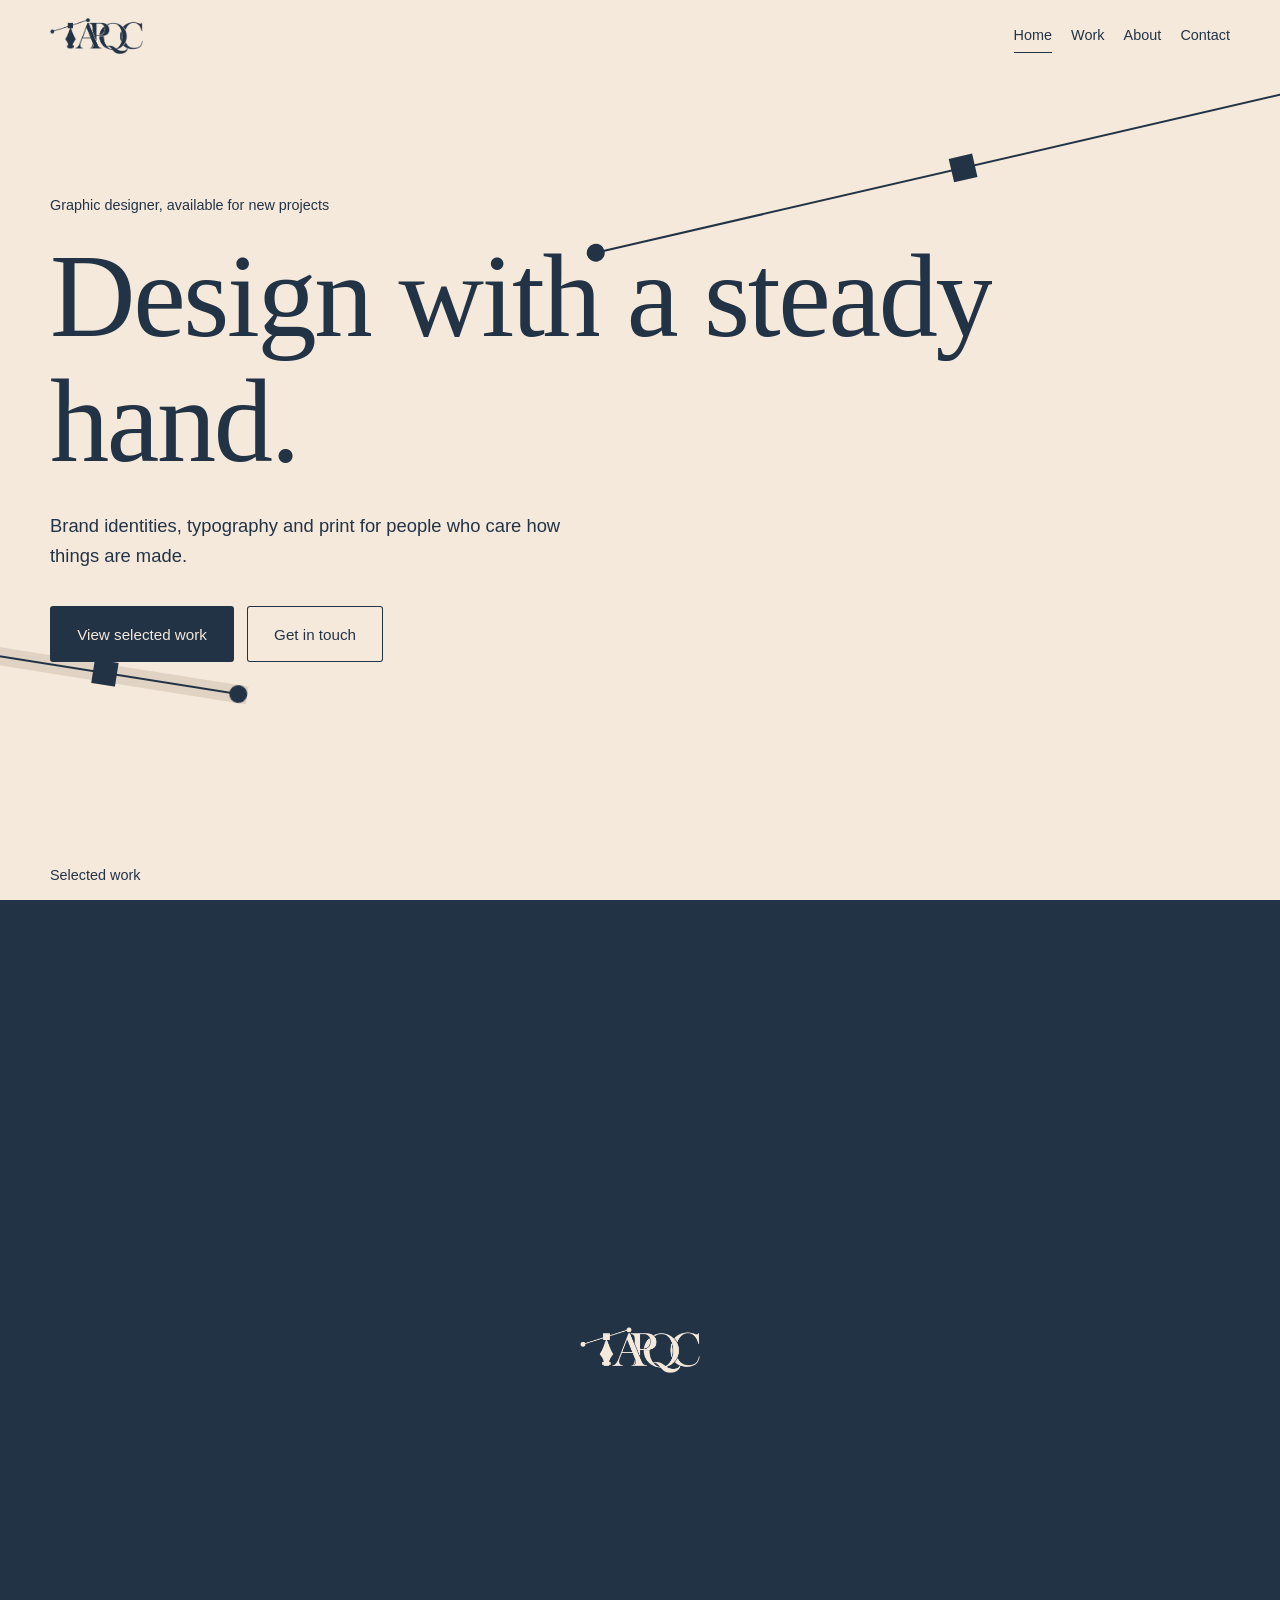
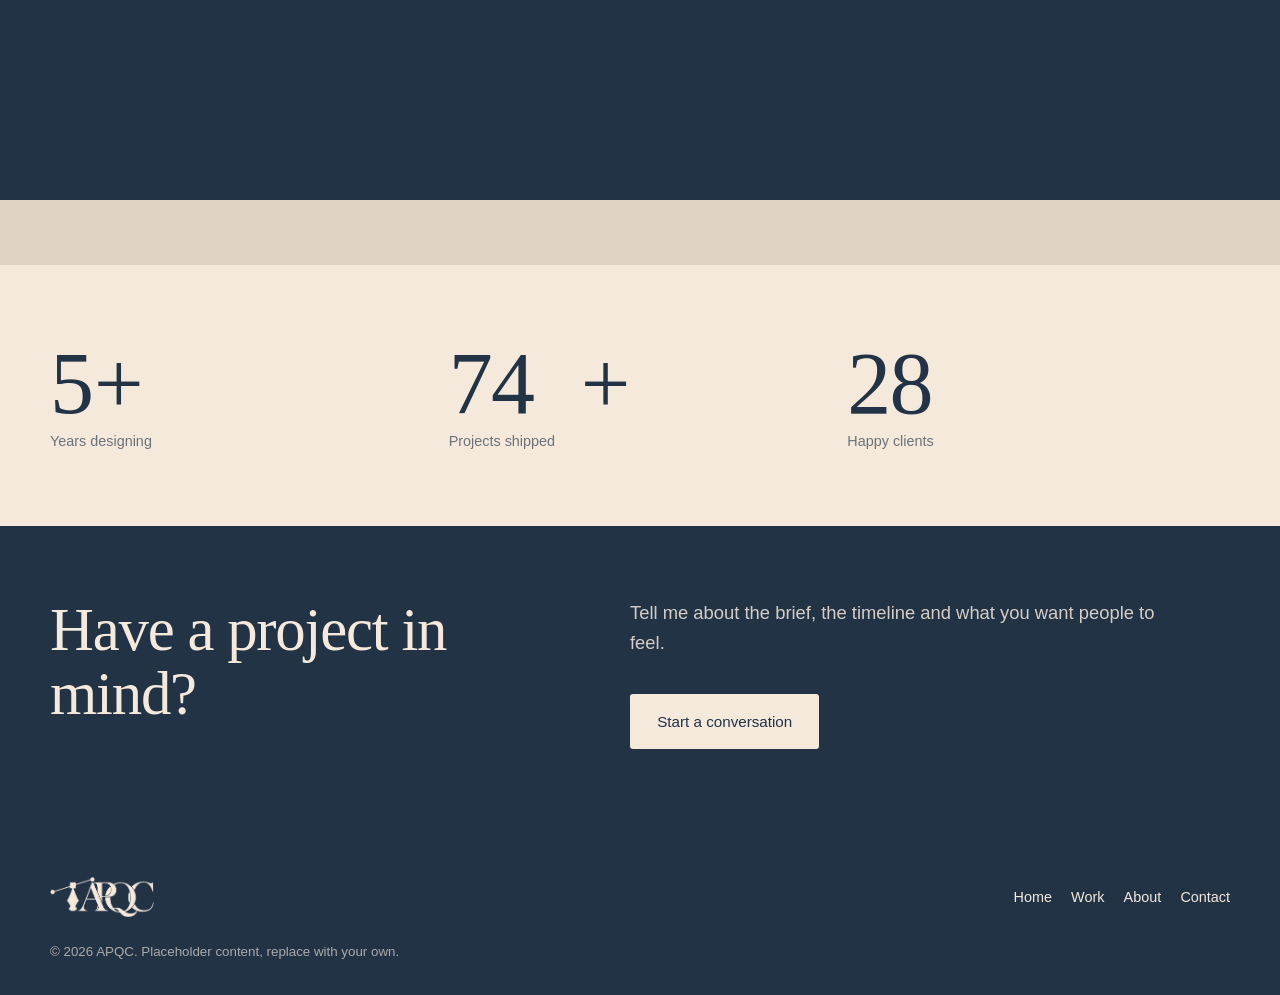
<file: index.html>
<!doctype html><html lang="en"><head><meta charset="utf-8"><meta name="viewport" content="width=device-width,initial-scale=1"><title>Graphic designer portfolio | APQC</title><meta name="description" content="Portfolio of a graphic designer: brand identity, typography, editorial and packaging."><link rel="icon" href="assets/logo-navy.png"><link rel="stylesheet" href="animations.css"><link rel="stylesheet" href="style.css"><script>var r=document.documentElement;r.classList.add('js');try{if(sessionStorage.getItem('wipe')){sessionStorage.removeItem('wipe');r.classList.add('arriving');setTimeout(function(){r.classList.remove('arriving')},2500)}}catch(e){}</script></head><body><div class="wipe" aria-hidden="true"><img src="assets/logo-cream.png" alt="" width="120" height="46"></div><i class="sentinel" aria-hidden="true"></i><header class="hdr"><div class="wrap"><a class="brand" href="index.html" aria-label="APQC, home"><img src="assets/logo-navy.png" alt="APQC" width="93" height="36"></a><nav class="nav" aria-label="Main"><a href="index.html" aria-current="page">Home</a><a href="work.html">Work</a><a href="about.html">About</a><a href="contact.html">Contact</a></nav></div></header><main><section class="hero "><div class="deco" data-parallax=".5" aria-hidden="true"><div class="pen "><i class="ln" data-load="line" style="--i:1"></i><i class="pt a" data-load="pop" style="--i:1"></i><i class="sq" data-load="pop" style="--i:3"></i><i class="pt b" data-load="pop" style="--i:4"></i></div></div><div class="deco" data-parallax=".3" aria-hidden="true"><div class="pen p2"><i class="ln" data-load="line" style="--i:3"></i><i class="pt a" data-load="pop" style="--i:3"></i><i class="sq" data-load="pop" style="--i:5"></i><i class="pt b" data-load="pop" style="--i:6"></i></div></div><div class="wrap"><p class="label" data-load>Graphic designer, available for new projects</p><h1 data-split>Design with a steady hand.</h1><p class="lead" data-load style="--i:5">Brand identities, typography and print for people who care how things are made.</p><div class="cta" data-load="pop" style="--i:6"><a class="btn" href="work.html">View selected work</a><a class="btn ghost" href="contact.html">Get in touch</a></div></div></section><section id="selected"><div class="wrap"><p class="label" data-reveal="up">Selected work</p><h2 data-reveal="up">Recent projects</h2><div class="grid g3" data-stagger="up"><a class="card" href="work.html"><div class="tilt"><div class="thumb"><div class="ph p1"><span>MV</span></div></div><h3>Maison Verre</h3><p class="meta">Brand identity</p></div></a><a class="card" href="work.html"><div class="tilt"><div class="thumb"><div class="ph p2"><span>S&amp;L</span></div></div><h3>Salt &amp; Ledger</h3><p class="meta">Packaging</p></div></a><a class="card" href="work.html"><div class="tilt"><div class="thumb"><div class="ph p3"><span>NJ</span></div></div><h3>Northlight Journal</h3><p class="meta">Editorial design</p></div></a></div></div></section><section class="alt"><div class="wrap split"><div><p class="label" data-reveal="left">Capabilities</p><h2 data-reveal="left">What I do</h2></div><ul class="list" data-stagger="right"><li>Brand identity</li><li>Typography and lettering</li><li>Editorial and print</li><li>Packaging</li><li>Digital and motion</li></ul></div></section><section><div class="wrap stats" data-stagger="up"><div><p class="num"><b data-count="8">8</b>+</p><p class="meta">Years designing</p></div><div><p class="num"><b data-count="120">120</b>+</p><p class="meta">Projects shipped</p></div><div><p class="num"><b data-count="45">45</b></p><p class="meta">Happy clients</p></div></div></section><section class="dark"><div class="wrap split"><h2 data-reveal="left">Have a project in mind?</h2><div data-reveal="right"><p class="lead" style="margin-top:0">Tell me about the brief, the timeline and what you want people to feel.</p><div class="cta"><a class="btn" href="contact.html">Start a conversation</a></div></div></div></section></main><footer class="ftr dark"><div class="wrap" data-reveal="up"><img src="assets/logo-cream.png" alt="APQC" width="104" height="40"><nav class="nav" aria-label="Footer"><a href="index.html">Home</a><a href="work.html">Work</a><a href="about.html">About</a><a href="contact.html">Contact</a></nav><small>© 2026 APQC. Placeholder content, replace with your own.</small></div></footer><script src="main.js" defer></script></body></html>
</file>
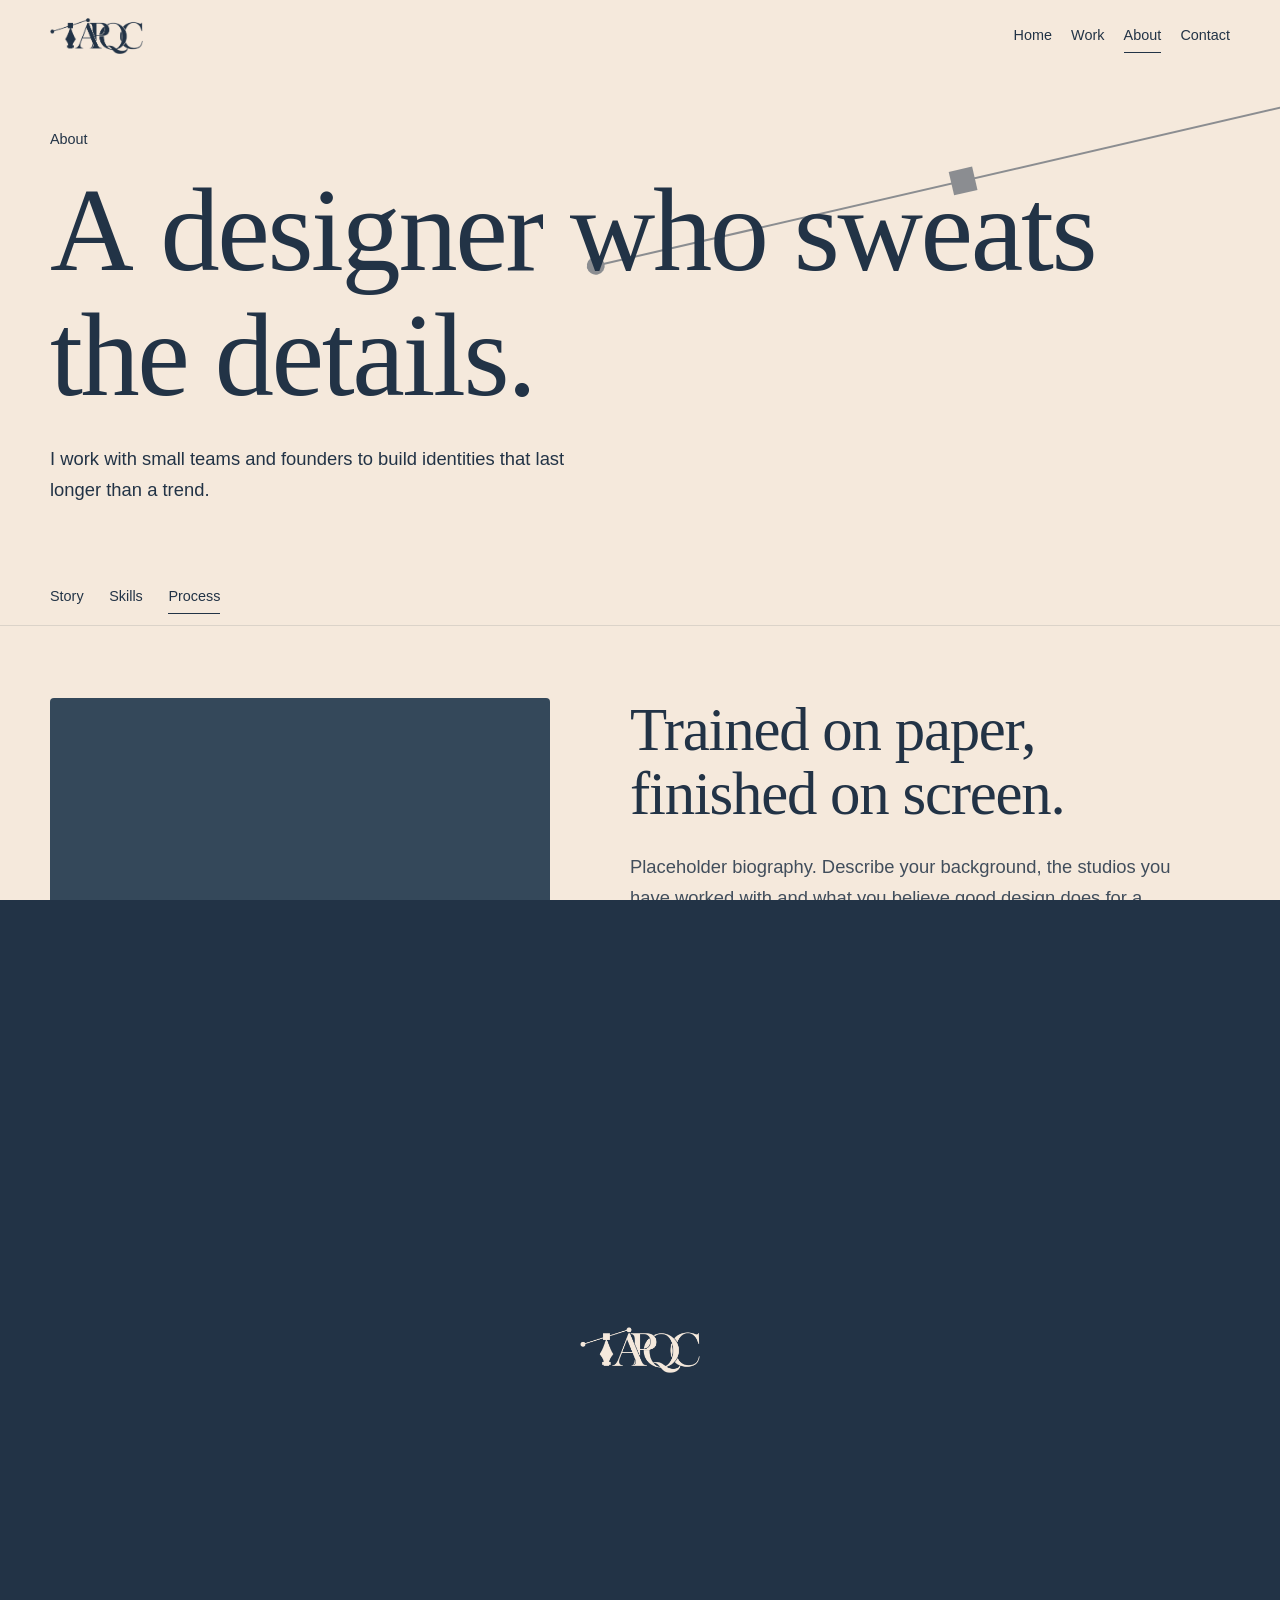
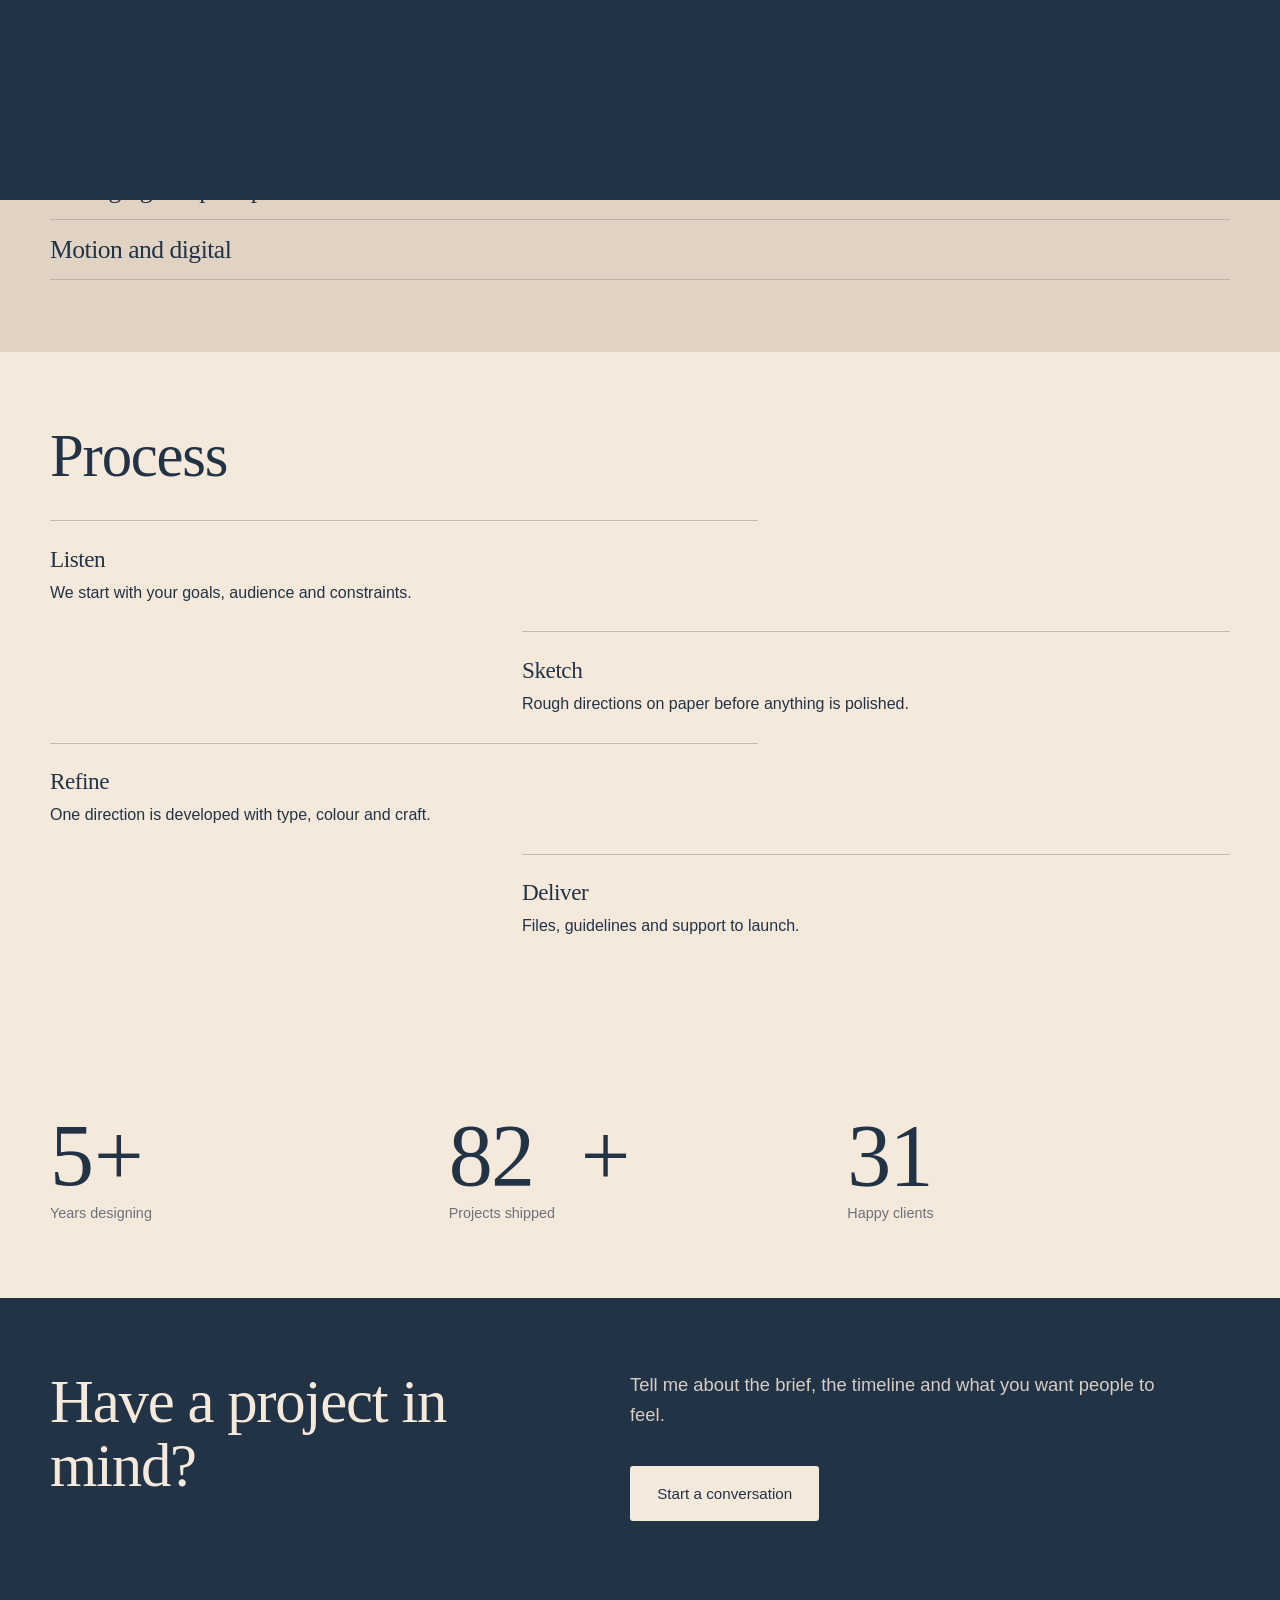
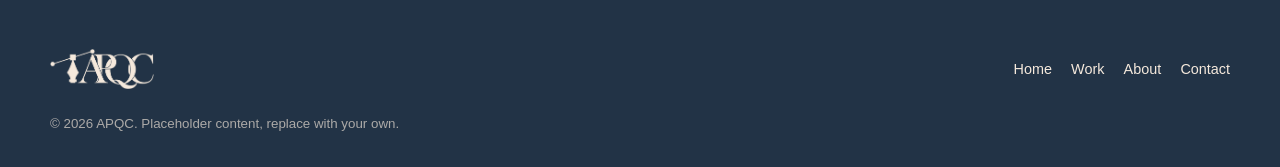
<file: about.html>
<!doctype html><html lang="en"><head><meta charset="utf-8"><meta name="viewport" content="width=device-width,initial-scale=1"><title>About | APQC</title><meta name="description" content="About a graphic designer: story, skills and process."><link rel="icon" href="assets/logo-navy.png"><link rel="stylesheet" href="animations.css"><link rel="stylesheet" href="style.css"><script>var r=document.documentElement;r.classList.add('js');try{if(sessionStorage.getItem('wipe')){sessionStorage.removeItem('wipe');r.classList.add('arriving');setTimeout(function(){r.classList.remove('arriving')},2500)}}catch(e){}</script></head><body><div class="wipe" aria-hidden="true"><img src="assets/logo-cream.png" alt="" width="120" height="46"></div><i class="sentinel" aria-hidden="true"></i><header class="hdr"><div class="wrap"><a class="brand" href="index.html" aria-label="APQC, home"><img src="assets/logo-navy.png" alt="APQC" width="93" height="36"></a><nav class="nav" aria-label="Main"><a href="index.html">Home</a><a href="work.html">Work</a><a href="about.html" aria-current="page">About</a><a href="contact.html">Contact</a></nav></div></header><main><section class="hero sm"><div class="deco" data-parallax=".5" aria-hidden="true"><div class="pen "><i class="ln" data-load="line" style="--i:1"></i><i class="pt a" data-load="pop" style="--i:1"></i><i class="sq" data-load="pop" style="--i:3"></i><i class="pt b" data-load="pop" style="--i:4"></i></div></div><div class="wrap"><p class="label" data-load>About</p><h1 data-split>A designer who sweats the details.</h1><p class="lead" data-load style="--i:5">I work with small teams and founders to build identities that last longer than a trend.</p></div></section><nav class="subnav" data-spy aria-label="On this page"><div class="wrap"><a href="#story">Story</a><a href="#skills">Skills</a><a href="#process">Process</a></div></nav><section id="story"><div class="wrap split"><div data-reveal="left"><div class="thumb"><div class="ph p3 tall"><span>AP</span></div></div></div><div data-reveal="right"><h2>Trained on paper, finished on screen.</h2><p class="lead">Placeholder biography. Describe your background, the studios you have worked with and what you believe good design does for a client.</p></div></div></section><section id="skills" class="alt"><div class="wrap"><h2 data-reveal="up">Skills</h2><ul class="list" data-stagger="up" style="margin-top:2rem"><li>Identity systems</li><li>Type design and lettering</li><li>Layout and editorial</li><li>Packaging and print production</li><li>Motion and digital</li></ul></div></section><section id="process"><div class="wrap"><h2 data-reveal="up">Process</h2><div style="margin-top:2rem"><div class="step" data-reveal="left"><h3>Listen</h3><p>We start with your goals, audience and constraints.</p></div><div class="step" data-reveal="right"><h3>Sketch</h3><p>Rough directions on paper before anything is polished.</p></div><div class="step" data-reveal="left"><h3>Refine</h3><p>One direction is developed with type, colour and craft.</p></div><div class="step" data-reveal="right"><h3>Deliver</h3><p>Files, guidelines and support to launch.</p></div></div></div></section><section><div class="wrap stats" data-stagger="up"><div><p class="num"><b data-count="8">8</b>+</p><p class="meta">Years designing</p></div><div><p class="num"><b data-count="120">120</b>+</p><p class="meta">Projects shipped</p></div><div><p class="num"><b data-count="45">45</b></p><p class="meta">Happy clients</p></div></div></section><section class="dark"><div class="wrap split"><h2 data-reveal="left">Have a project in mind?</h2><div data-reveal="right"><p class="lead" style="margin-top:0">Tell me about the brief, the timeline and what you want people to feel.</p><div class="cta"><a class="btn" href="contact.html">Start a conversation</a></div></div></div></section></main><footer class="ftr dark"><div class="wrap" data-reveal="up"><img src="assets/logo-cream.png" alt="APQC" width="104" height="40"><nav class="nav" aria-label="Footer"><a href="index.html">Home</a><a href="work.html">Work</a><a href="about.html">About</a><a href="contact.html">Contact</a></nav><small>© 2026 APQC. Placeholder content, replace with your own.</small></div></footer><script src="main.js" defer></script></body></html>
</file>
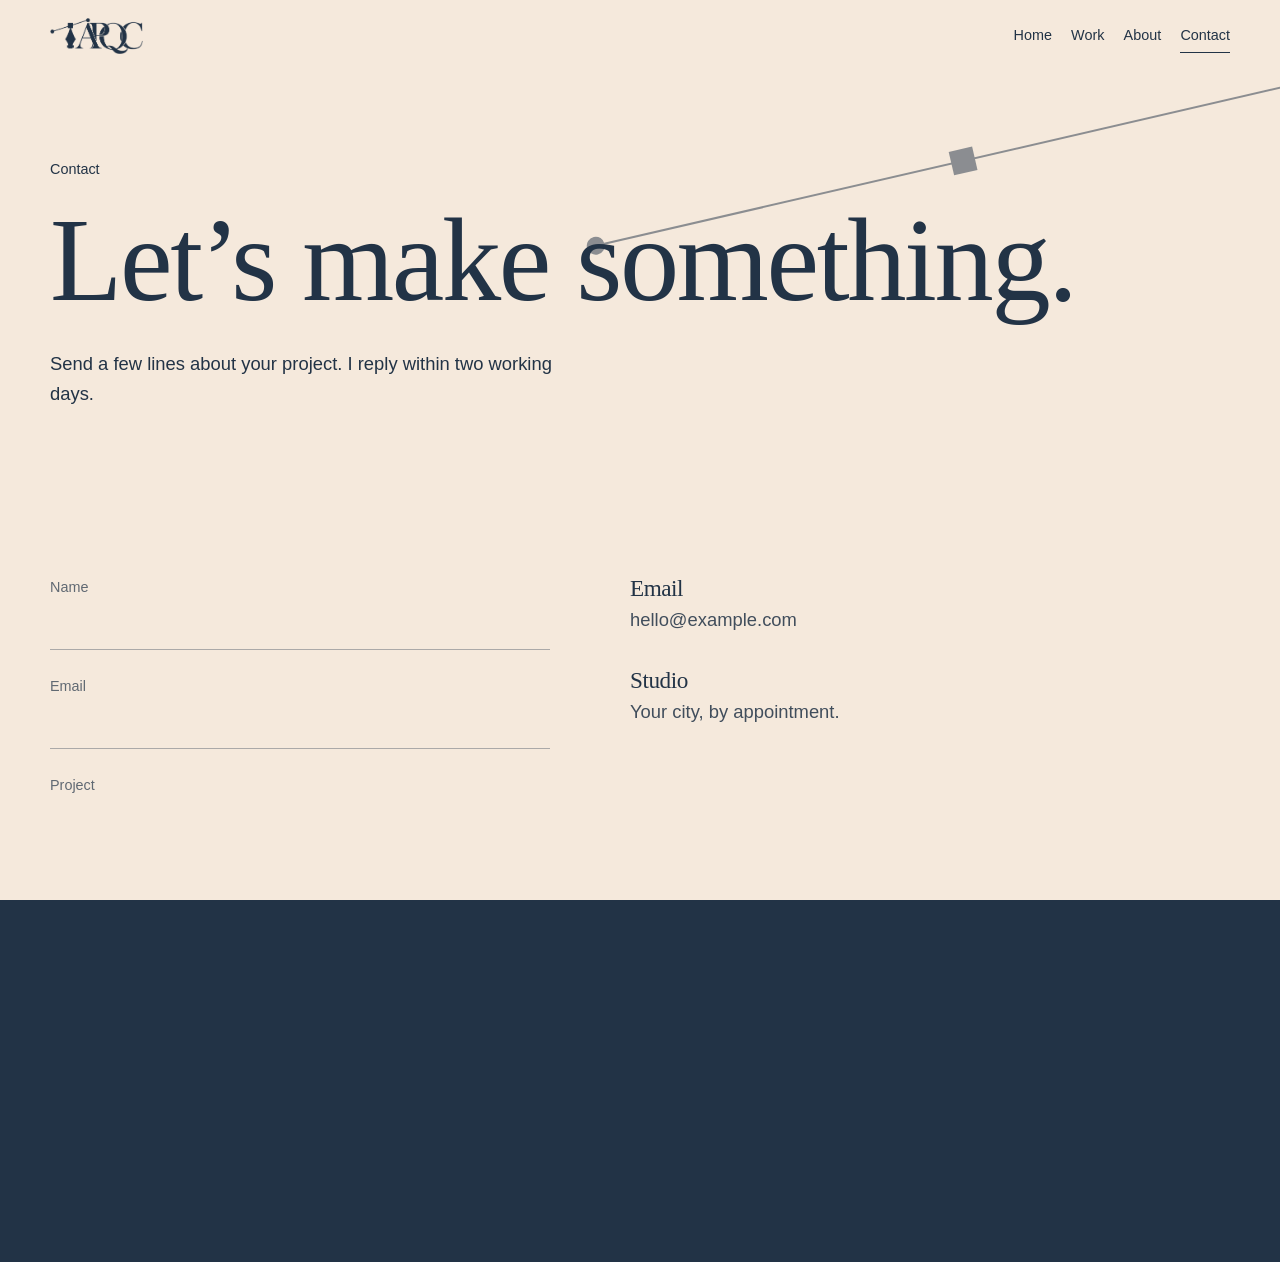
<file: contact.html>
<!doctype html><html lang="en"><head><meta charset="utf-8"><meta name="viewport" content="width=device-width,initial-scale=1"><title>Contact | APQC</title><meta name="description" content="Contact a graphic designer about a new project."><link rel="icon" href="assets/logo-navy.png"><link rel="stylesheet" href="animations.css"><link rel="stylesheet" href="style.css"><script>var r=document.documentElement;r.classList.add('js');try{if(sessionStorage.getItem('wipe')){sessionStorage.removeItem('wipe');r.classList.add('arriving');setTimeout(function(){r.classList.remove('arriving')},2500)}}catch(e){}</script></head><body><div class="wipe" aria-hidden="true"><img src="assets/logo-cream.png" alt="" width="120" height="46"></div><i class="sentinel" aria-hidden="true"></i><header class="hdr"><div class="wrap"><a class="brand" href="index.html" aria-label="APQC, home"><img src="assets/logo-navy.png" alt="APQC" width="93" height="36"></a><nav class="nav" aria-label="Main"><a href="index.html">Home</a><a href="work.html">Work</a><a href="about.html">About</a><a href="contact.html" aria-current="page">Contact</a></nav></div></header><main><section class="hero sm"><div class="deco" data-parallax=".5" aria-hidden="true"><div class="pen "><i class="ln" data-load="line" style="--i:1"></i><i class="pt a" data-load="pop" style="--i:1"></i><i class="sq" data-load="pop" style="--i:3"></i><i class="pt b" data-load="pop" style="--i:4"></i></div></div><div class="wrap"><p class="label" data-load>Contact</p><h1 data-split>Let’s make something.</h1><p class="lead" data-load style="--i:5">Send a few lines about your project. I reply within two working days.</p></div></section><section><div class="wrap split"><div data-reveal="left"><form data-demo><div class="field"><label for="n">Name</label><input id="n" required autocomplete="name"></div><div class="field"><label for="e">Email</label><input id="e" type="email" required autocomplete="email"></div><div class="field"><label for="m">Project</label><textarea id="m" rows="4" required></textarea></div><button class="btn" type="submit">Send message</button></form><p class="thanks" role="status" hidden>Message sent. Thank you, I will reply soon. (Demo form: connect a backend to receive messages.)</p></div><div data-reveal="right"><h3>Email</h3><p class="lead" style="margin:.3rem 0 2rem"><a href="mailto:hello@example.com">hello@example.com</a></p><h3>Studio</h3><p class="lead" style="margin-top:.3rem">Your city, by appointment.</p></div></div></section></main><footer class="ftr dark"><div class="wrap" data-reveal="up"><img src="assets/logo-cream.png" alt="APQC" width="104" height="40"><nav class="nav" aria-label="Footer"><a href="index.html">Home</a><a href="work.html">Work</a><a href="about.html">About</a><a href="contact.html">Contact</a></nav><small>© 2026 APQC. Placeholder content, replace with your own.</small></div></footer><script src="main.js" defer></script></body></html>
</file>
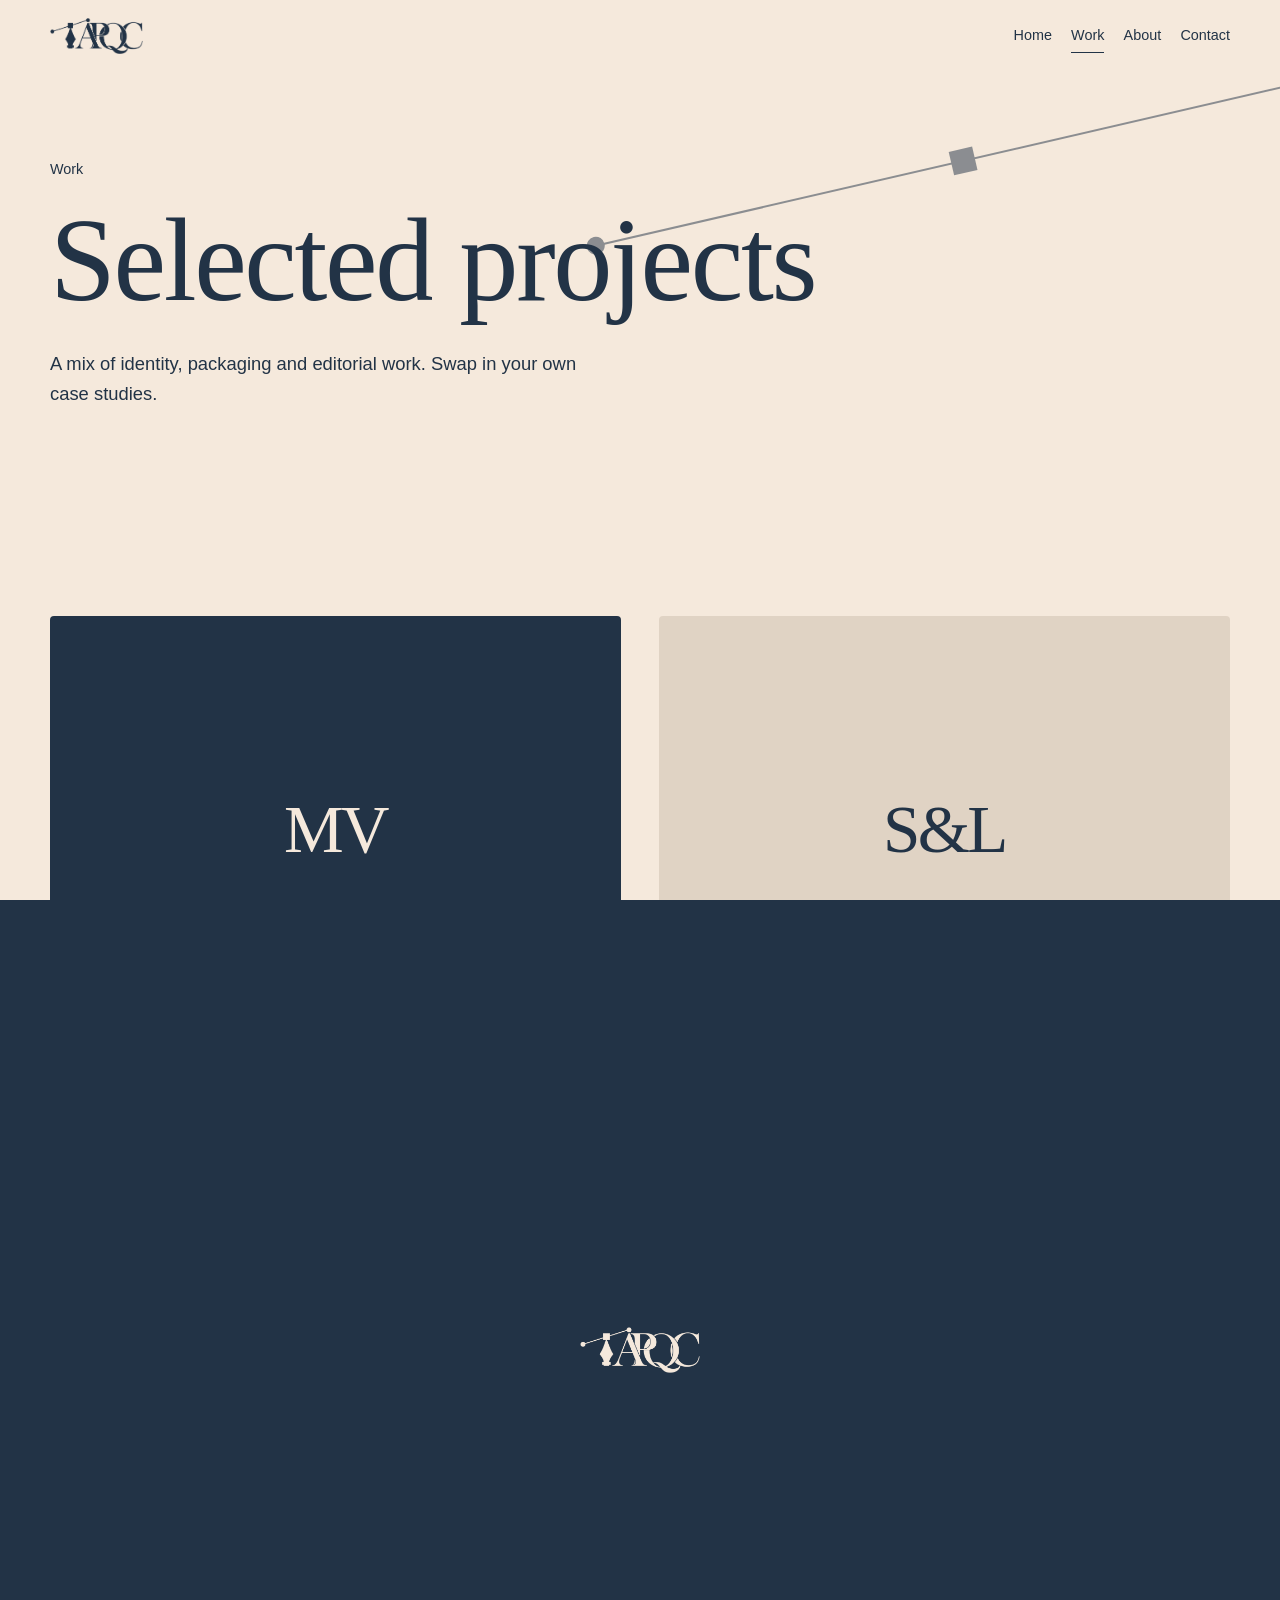
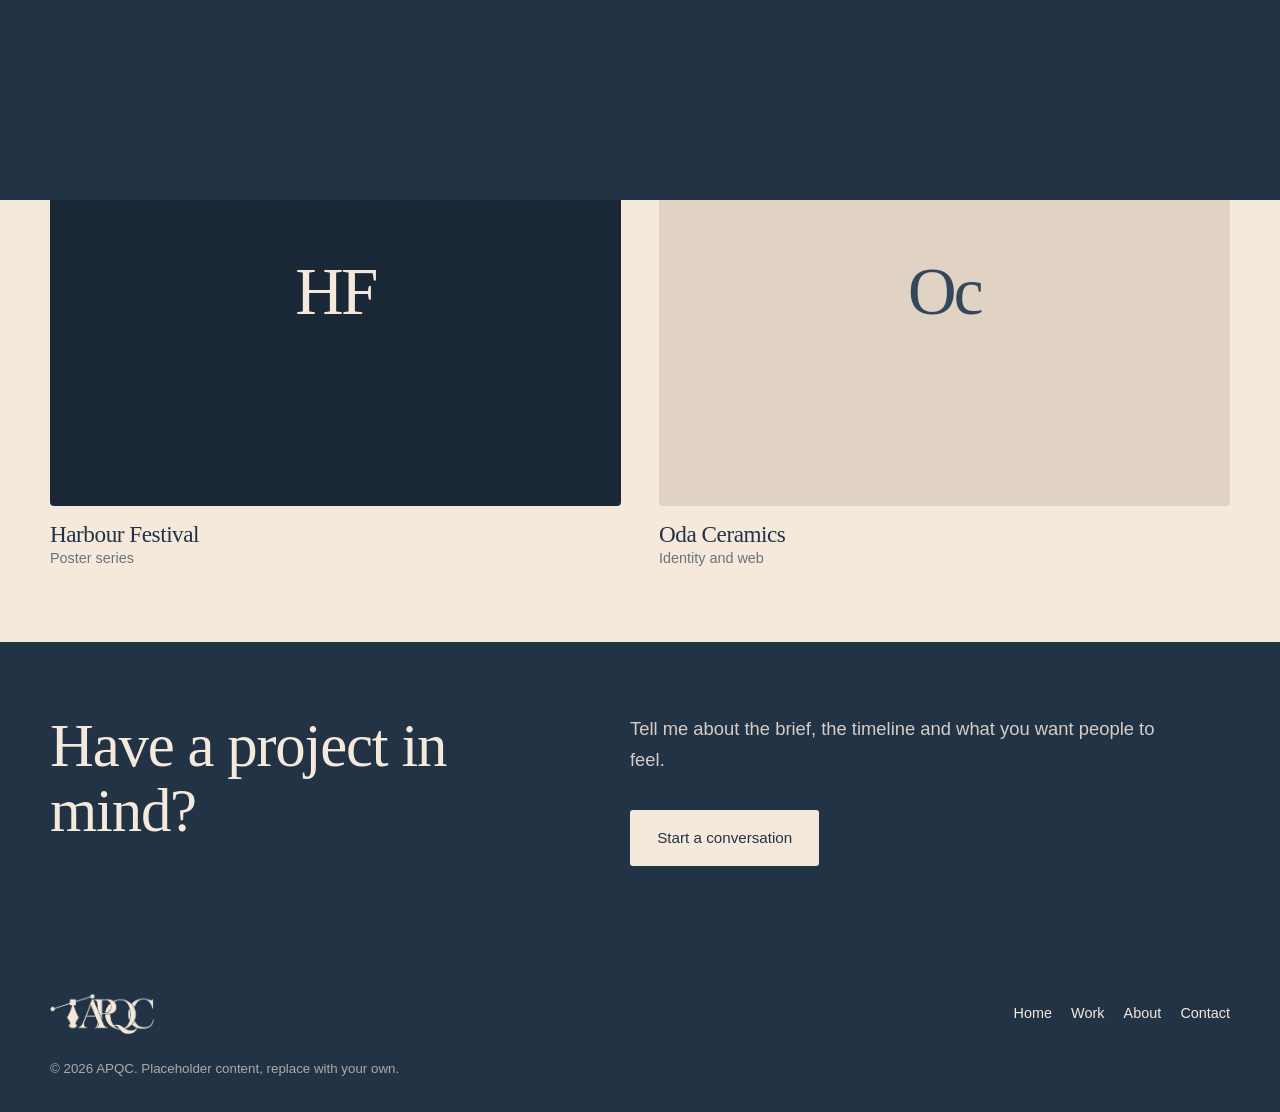
<file: work.html>
<!doctype html><html lang="en"><head><meta charset="utf-8"><meta name="viewport" content="width=device-width,initial-scale=1"><title>Work | APQC</title><meta name="description" content="Selected graphic design projects: identity, packaging, editorial and typography."><link rel="icon" href="assets/logo-navy.png"><link rel="stylesheet" href="animations.css"><link rel="stylesheet" href="style.css"><script>var r=document.documentElement;r.classList.add('js');try{if(sessionStorage.getItem('wipe')){sessionStorage.removeItem('wipe');r.classList.add('arriving');setTimeout(function(){r.classList.remove('arriving')},2500)}}catch(e){}</script></head><body><div class="wipe" aria-hidden="true"><img src="assets/logo-cream.png" alt="" width="120" height="46"></div><i class="sentinel" aria-hidden="true"></i><header class="hdr"><div class="wrap"><a class="brand" href="index.html" aria-label="APQC, home"><img src="assets/logo-navy.png" alt="APQC" width="93" height="36"></a><nav class="nav" aria-label="Main"><a href="index.html">Home</a><a href="work.html" aria-current="page">Work</a><a href="about.html">About</a><a href="contact.html">Contact</a></nav></div></header><main><section class="hero sm"><div class="deco" data-parallax=".5" aria-hidden="true"><div class="pen "><i class="ln" data-load="line" style="--i:1"></i><i class="pt a" data-load="pop" style="--i:1"></i><i class="sq" data-load="pop" style="--i:3"></i><i class="pt b" data-load="pop" style="--i:4"></i></div></div><div class="wrap"><p class="label" data-load>Work</p><h1 data-split>Selected projects</h1><p class="lead" data-load style="--i:5">A mix of identity, packaging and editorial work. Swap in your own case studies.</p></div></section><section><div class="wrap"><div class="grid" data-stagger="up"><a class="card" href="work.html"><div class="tilt"><div class="thumb"><div class="ph p1"><span>MV</span></div></div><h3>Maison Verre</h3><p class="meta">Brand identity</p></div></a><a class="card" href="work.html"><div class="tilt"><div class="thumb"><div class="ph p2"><span>S&amp;L</span></div></div><h3>Salt &amp; Ledger</h3><p class="meta">Packaging</p></div></a><a class="card" href="work.html"><div class="tilt"><div class="thumb"><div class="ph p3"><span>NJ</span></div></div><h3>Northlight Journal</h3><p class="meta">Editorial design</p></div></a><a class="card" href="work.html"><div class="tilt"><div class="thumb"><div class="ph p4"><span>Ft</span></div></div><h3>Ferro Type Specimen</h3><p class="meta">Typography</p></div></a><a class="card" href="work.html"><div class="tilt"><div class="thumb"><div class="ph p5"><span>HF</span></div></div><h3>Harbour Festival</h3><p class="meta">Poster series</p></div></a><a class="card" href="work.html"><div class="tilt"><div class="thumb"><div class="ph p6"><span>Oc</span></div></div><h3>Oda Ceramics</h3><p class="meta">Identity and web</p></div></a></div></div></section><section class="dark"><div class="wrap split"><h2 data-reveal="left">Have a project in mind?</h2><div data-reveal="right"><p class="lead" style="margin-top:0">Tell me about the brief, the timeline and what you want people to feel.</p><div class="cta"><a class="btn" href="contact.html">Start a conversation</a></div></div></div></section></main><footer class="ftr dark"><div class="wrap" data-reveal="up"><img src="assets/logo-cream.png" alt="APQC" width="104" height="40"><nav class="nav" aria-label="Footer"><a href="index.html">Home</a><a href="work.html">Work</a><a href="about.html">About</a><a href="contact.html">Contact</a></nav><small>© 2026 APQC. Placeholder content, replace with your own.</small></div></footer><script src="main.js" defer></script></body></html>
</file>
<file: animations.css>
/* APQC animation design system — transform + opacity only */
:root{
--cream:#F5E9DC;--cream-2:#E0D3C4;--cream-3:#C9B8A6;
--navy:#223346;--navy-2:#34485A;--navy-3:#1A2736;
--ease-out-expo:cubic-bezier(.16,1,.3,1);--ease-spring:cubic-bezier(.34,1.56,.64,1);
--dur-fast:200ms;--dur-normal:500ms;--dur-slow:900ms;--stagger:80ms}
@media(max-width:767px){:root{--stagger:40ms}}

/* Page transitions: native View Transitions, JS wipe fallback */
@view-transition{navigation:auto}
::view-transition-old(root){animation:vt-out 350ms var(--ease-out-expo) both}
::view-transition-new(root){animation:vt-in 600ms var(--ease-out-expo) both}
@keyframes vt-out{to{opacity:0;transform:translate3d(0,-12px,0)}}
@keyframes vt-in{from{opacity:0;transform:translate3d(0,16px,0)}}
.wipe{position:fixed;inset:0;z-index:100;display:grid;place-items:center;background:var(--navy);transform:translate3d(0,100%,0);transition:transform 600ms var(--ease-out-expo);pointer-events:none}
.wipe img{width:120px;height:auto}
.wipe.cover{transform:none}.wipe.exit{transform:translate3d(0,-100%,0)}
.arriving .wipe{transform:none;transition:none}

/* Scroll reveals (progressive: hidden only when JS is running) */
.js [data-reveal]{opacity:0;transition:opacity var(--dur-slow) var(--ease-out-expo),transform var(--dur-slow) var(--ease-out-expo);transition-delay:calc(var(--i,0)*var(--stagger))}
.js [data-reveal=up]{transform:translate3d(0,32px,0)}
.js [data-reveal=left]{transform:translate3d(-40px,0,0)}
.js [data-reveal=right]{transform:translate3d(40px,0,0)}
.js [data-reveal].is-in{opacity:1;transform:none}

/* Hero title: words sweep in from a mask */
.w{display:inline-block;overflow:hidden;vertical-align:top;padding-bottom:.14em;margin-bottom:-.14em}
.w>span{display:inline-block;transform:translate3d(0,110%,0);transition:transform var(--dur-slow) var(--ease-out-expo);transition-delay:calc(var(--i,0)*var(--stagger) + 200ms)}
.is-loaded .w>span{transform:none}

/* Loading sequence: critical first, the rest 80ms apart */
.js [data-load]{opacity:0;transform:translate3d(0,18px,0);transition:opacity var(--dur-slow) var(--ease-out-expo),transform var(--dur-slow) var(--ease-out-expo);transition-delay:calc(var(--i,0)*var(--stagger) + 450ms)}
.js [data-load=pop]{transform:scale(.95);transition-timing-function:var(--ease-spring)}
.js [data-load=line]{transform:scaleX(0);transform-origin:left center}
.is-loaded [data-load]{opacity:1;transform:none}

/* Hover micro-interactions */
.btn{transition:transform var(--dur-fast) var(--ease-out-expo)}
.btn::after{content:"";position:absolute;inset:0;z-index:-1;border-radius:inherit;box-shadow:0 14px 24px -10px rgba(16,27,38,.55);opacity:0;transition:opacity var(--dur-fast) var(--ease-out-expo)}
.btn:active{transform:scale(.98)}
.tilt{transform:perspective(900px) rotateX(var(--rx,0deg)) rotateY(var(--ry,0deg));transition:transform var(--dur-normal) var(--ease-out-expo)}
.ph{transition:transform var(--dur-slow) var(--ease-out-expo)}
.nav a::after,.subnav a::after,.field::after{transition:transform var(--dur-normal) var(--ease-out-expo)}
.hdr::before{transition:opacity var(--dur-normal)}
.brand img{transition:transform var(--dur-normal) var(--ease-out-expo)}
@media(hover:hover){
.btn:hover{transform:translate3d(0,-3px,0)}.btn:hover::after{opacity:1}
.card:hover .ph{transform:scale(1.06)}}

@media(prefers-reduced-motion:reduce){
@view-transition{navigation:none}
*,*::before,*::after{animation:none!important;transition:none!important;scroll-behavior:auto!important}
.js [data-reveal],.js [data-load],.w>span{opacity:1!important;transform:none!important}
.wipe{display:none}}
@media print{
*{animation:none!important;transition:none!important}
.js [data-reveal],.js [data-load],.w>span{opacity:1!important;transform:none!important}
.wipe,.sentinel{display:none!important}.hdr{position:static}}
</file>
<file: style.css>
*{box-sizing:border-box;margin:0;padding:0}
html{scroll-behavior:smooth;scroll-padding-top:120px;-webkit-text-size-adjust:100%}
body{position:relative;overflow-x:hidden;background:var(--cream);color:var(--navy);font:400 1rem/1.65 "Helvetica Neue",Helvetica,Arial,system-ui,sans-serif}
h1,h2,h3,.num,.list li{font-family:"Iowan Old Style","Palatino Linotype",Palatino,Georgia,serif;font-weight:400;line-height:1.06;letter-spacing:-.02em}
h1{font-size:clamp(2.8rem,12.5vw,7.4rem)}h2{font-size:clamp(2rem,7vw,3.8rem)}h3{font-size:1.45rem}
a{color:inherit;text-decoration:none}img{max-width:100%;display:block}
:focus-visible{outline:2px solid currentColor;outline-offset:4px}
.wrap{width:min(1180px,100% - 2.5rem);margin-inline:auto}
section{padding:4.5rem 0}
.label{font-size:.9rem;opacity:.7;margin-bottom:1rem}
.lead{max-width:34rem;font-size:1.15rem;margin-top:1.6rem;opacity:.85}
.sentinel{position:absolute;top:0;left:0;width:1px;height:80px;pointer-events:none}
.hdr{position:sticky;top:0;z-index:50;height:72px;margin-bottom:-72px}
.hdr::before{content:"";position:absolute;inset:0;background:rgba(245,233,220,.92);backdrop-filter:blur(8px);border-bottom:1px solid rgba(34,51,70,.12);opacity:0}
.hdr.is-small::before{opacity:1}
.hdr .wrap{position:relative;height:100%;display:flex;align-items:center;justify-content:space-between}
.brand img{height:36px;width:auto;transform-origin:left center}
.hdr.is-small .brand img{transform:scale(.8)}
.nav{display:flex;gap:1.2rem;font-size:.9rem}
.nav a,.subnav a{position:relative;padding:.3rem 0}
.nav a::after,.subnav a::after{content:"";position:absolute;left:0;right:0;bottom:0;height:1px;background:currentColor;transform:scaleX(0);transform-origin:left}
.nav a:hover::after,.nav a[aria-current]::after,.subnav a:hover::after,.subnav a.is-active::after{transform:scaleX(1)}
.subnav{position:sticky;top:72px;z-index:40;background:var(--cream);border-bottom:1px solid rgba(34,51,70,.12)}
.subnav .wrap{display:flex;gap:1.6rem;padding:.7rem 0;font-size:.9rem}
.hero{position:relative;overflow:hidden;display:flex;align-items:center;min-height:88vh;min-height:88svh;padding:8rem 0 4rem}
.hero.sm{min-height:56vh;min-height:56svh}
.hero .wrap{position:relative}
.deco{position:absolute;inset:0;pointer-events:none}
.pen{position:absolute;right:-6%;top:20%;width:min(78vw,780px);height:18px;transform:rotate(-13deg)}
.pen.p2{right:auto;left:-4%;top:auto;bottom:14%;width:min(34vw,300px);transform:rotate(9deg)}
.pen i{position:absolute;background:var(--navy)}
.pen .ln{left:0;right:0;top:8px;height:2px}
.pen .pt{top:0;width:18px;height:18px;border-radius:50%}.pen .a{left:0}.pen .b{right:0}
.pen .sq{left:48%;top:-3px;width:24px;height:24px}
.hero.sm .pen{top:30%;opacity:.5}
.cta{display:flex;flex-wrap:wrap;gap:.8rem;margin-top:2.2rem}
.btn{position:relative;isolation:isolate;display:inline-block;padding:.95rem 1.7rem;border:0;border-radius:3px;background:var(--navy);color:var(--cream);font:inherit;font-size:.95rem;cursor:pointer}
.btn.ghost{background:transparent;color:inherit;box-shadow:inset 0 0 0 1px currentColor}
.dark{background:var(--navy);color:var(--cream)}.dark .btn:not(.ghost){background:var(--cream);color:var(--navy)}
.alt{background:var(--cream-2)}
.grid{display:grid;gap:2.4rem;margin-top:2.5rem}
@media(min-width:700px){.grid{grid-template-columns:repeat(2,1fr)}}
@media(min-width:1000px){.grid.g3{grid-template-columns:repeat(3,1fr)}}
.card{display:block}
.thumb{overflow:hidden;border-radius:4px;margin-bottom:1rem}
.ph{aspect-ratio:4/3;display:grid;place-items:center;font:400 4.2rem/1 "Iowan Old Style",Georgia,serif;letter-spacing:-.04em}
.ph.tall{aspect-ratio:4/5}
.p1{background:var(--navy);color:var(--cream)}.p2{background:var(--cream-2)}.p3{background:var(--navy-2);color:var(--cream-2)}
.p4{background:var(--cream-3)}.p5{background:var(--navy-3);color:var(--cream)}.p6{background:var(--cream-2);color:var(--navy-2)}
.meta{font-size:.9rem;opacity:.65}
.split{display:grid;gap:2.5rem}
@media(min-width:800px){.split{grid-template-columns:1fr 1.2fr;gap:5rem;align-items:start}}
.list{list-style:none}.list li{padding:1rem 0;border-bottom:1px solid rgba(34,51,70,.2);font-size:1.6rem}
.stats{display:grid;grid-template-columns:repeat(3,1fr);gap:1rem}
.num{font-size:clamp(2.4rem,10vw,5.5rem)}.num b{font-weight:400;display:inline-block;font-variant-numeric:tabular-nums}
.step{padding:1.6rem 0;border-top:1px solid rgba(34,51,70,.25)}.step p{max-width:30rem;margin-top:.5rem}
@media(min-width:800px){.step:nth-child(even){margin-left:auto;width:60%}.step:nth-child(odd){width:60%}}
.field{position:relative;margin-bottom:1.6rem}
.field label{display:block;font-size:.9rem;opacity:.7}
.field input,.field textarea{width:100%;border:0;border-bottom:1px solid rgba(34,51,70,.35);border-radius:0;background:transparent;padding:.7rem 0;font:inherit;color:inherit;outline:0}
.field::after{content:"";position:absolute;left:0;right:0;bottom:0;height:2px;background:var(--navy);transform:scaleX(0);transform-origin:left}
.field:focus-within::after{transform:scaleX(1)}
.thanks{font-family:Georgia,serif;font-size:1.5rem}
.ftr{padding:3.5rem 0 2rem}.ftr .wrap{display:flex;flex-wrap:wrap;gap:1.5rem;justify-content:space-between;align-items:center}
.ftr img{height:40px;width:auto}.ftr small{opacity:.65;width:100%}
</file>
